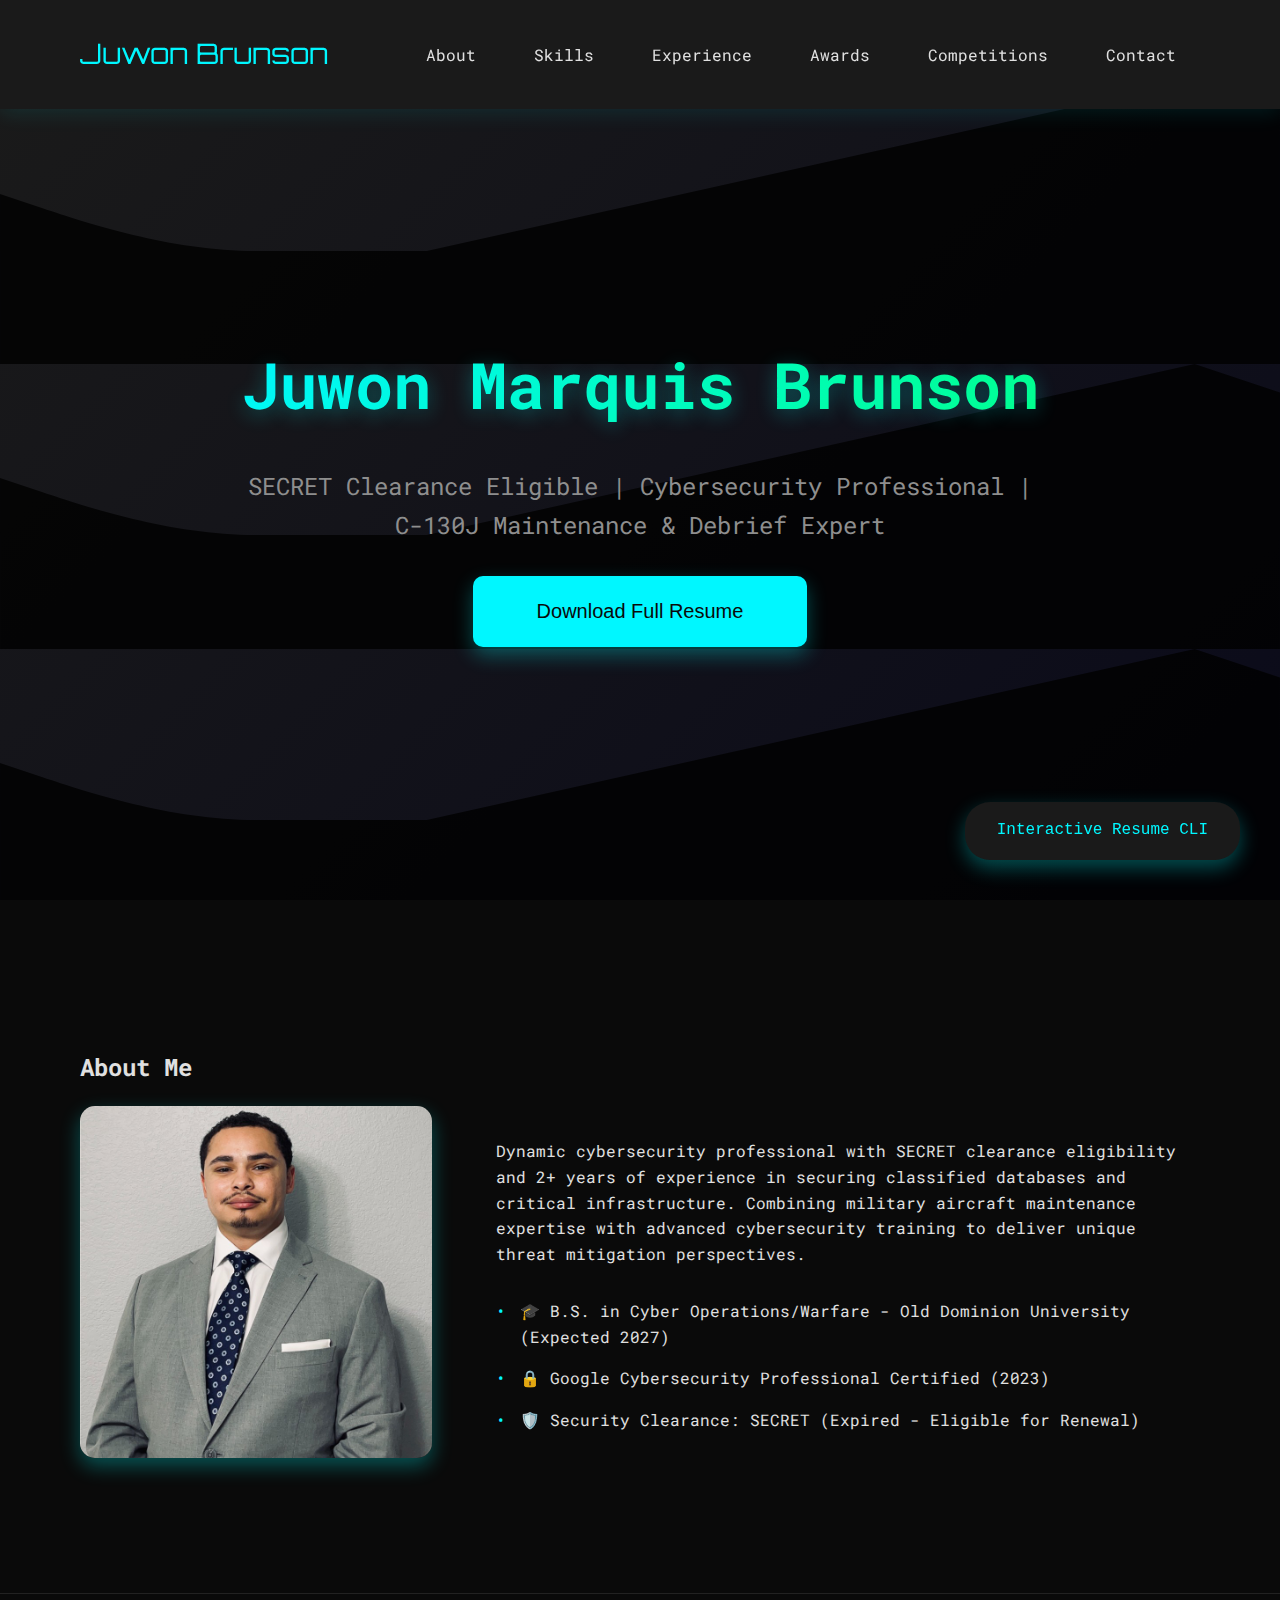
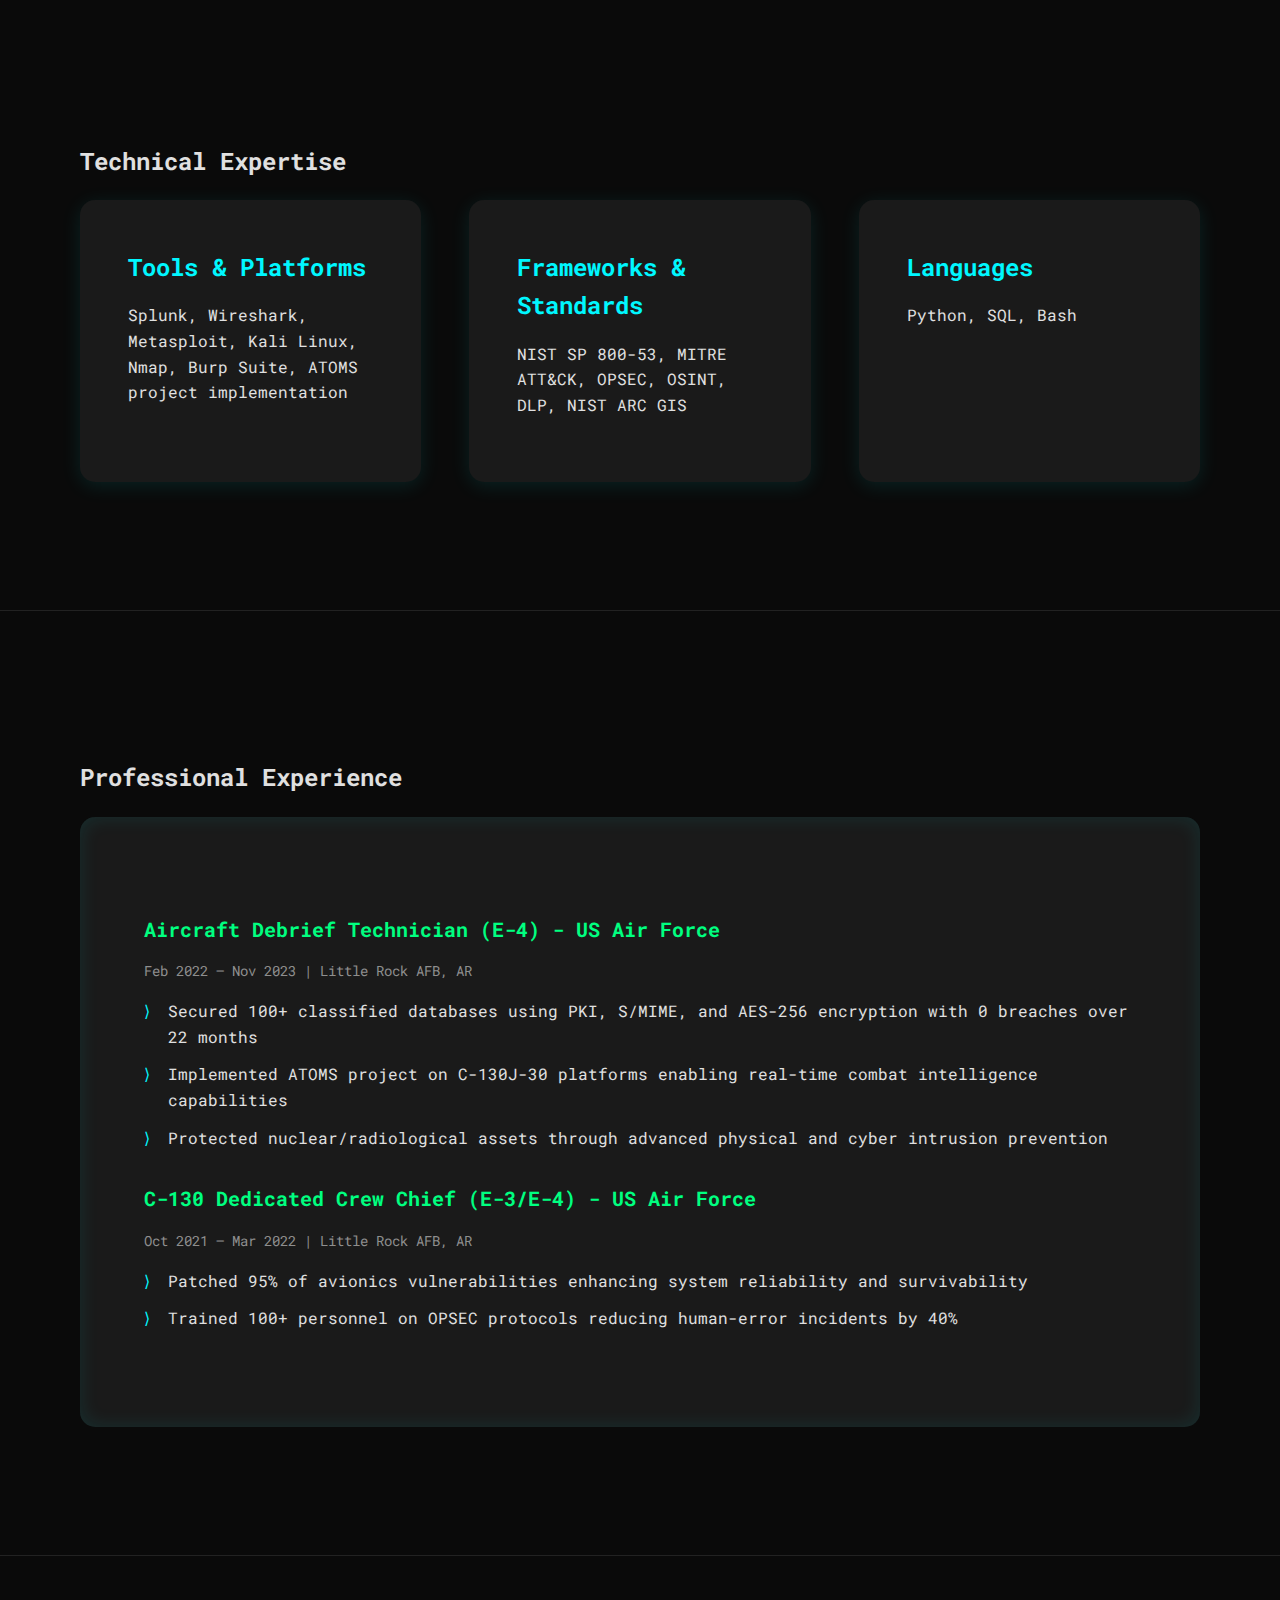
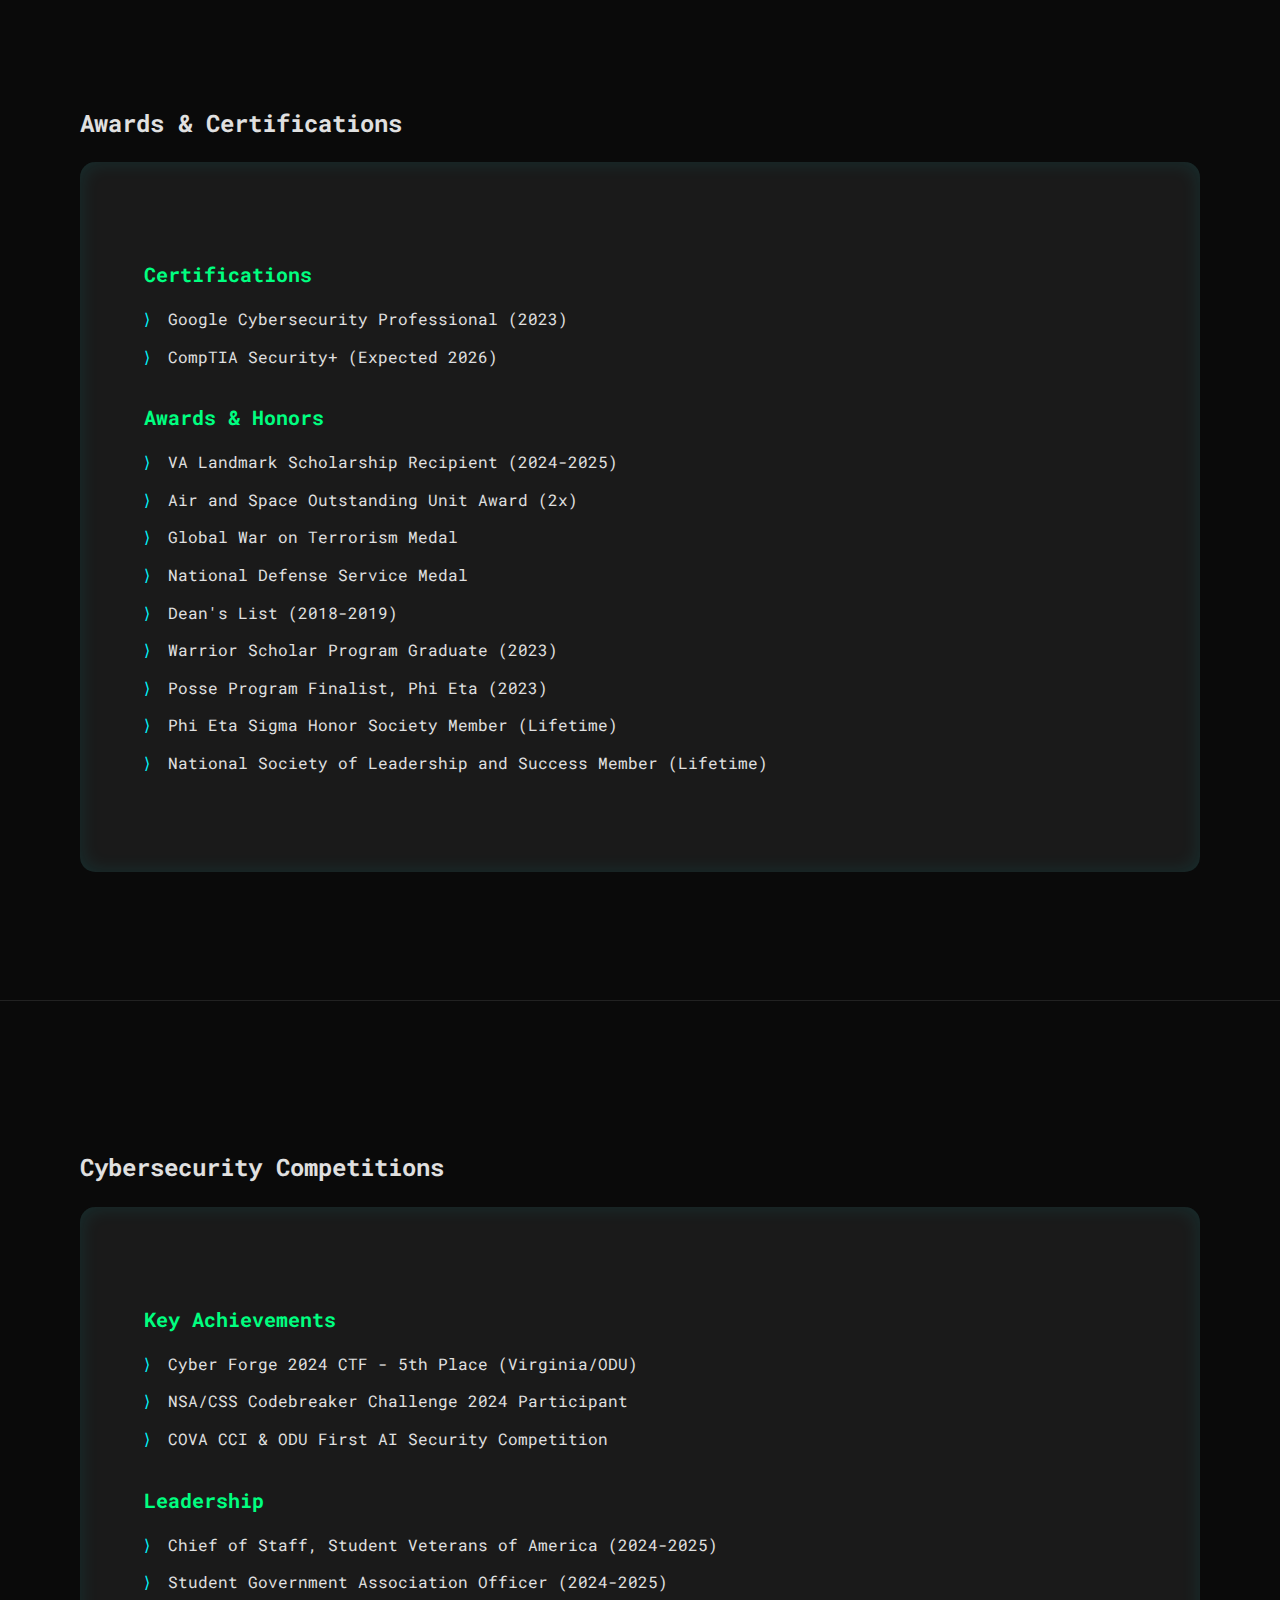
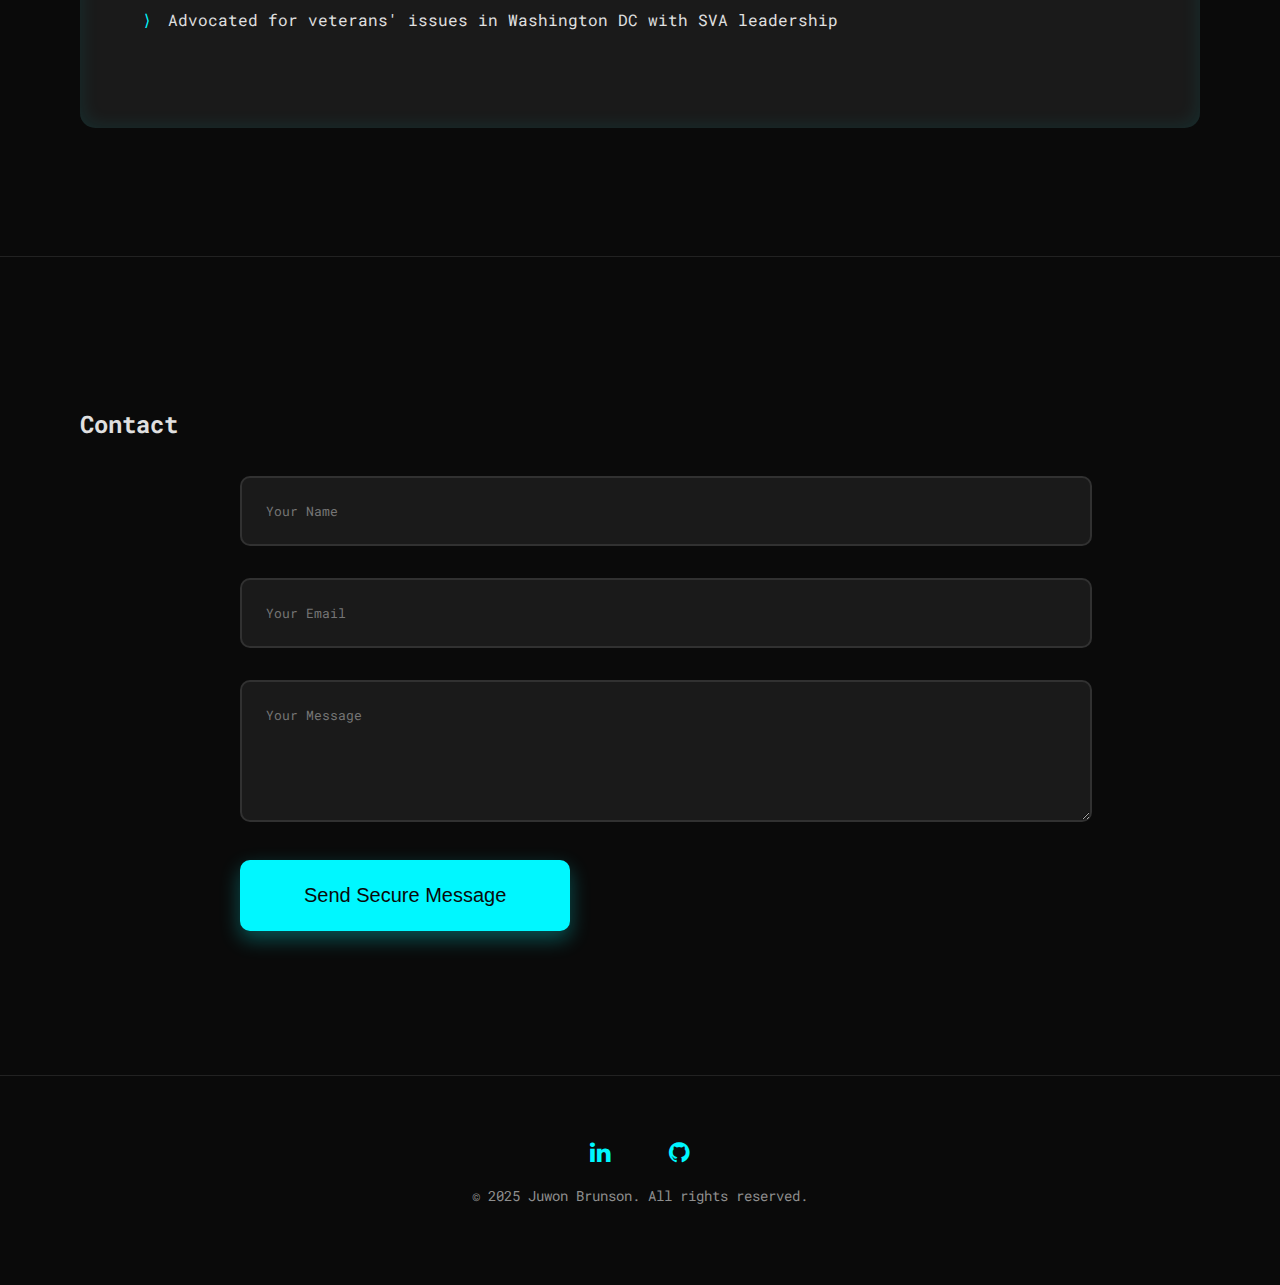
<file: index.html>
<!DOCTYPE html>
<html lang="en">
<head>
    <link rel="stylesheet" href="https://cdnjs.cloudflare.com/ajax/libs/font-awesome/4.7.0/css/font-awesome.min.css"
          integrity="sha256-eZrrJcwDc/3uDhsdt61sL2oOBY362qM3lon1gyExkL0=" crossorigin="anonymous" referrerpolicy="no-referrer" />
    <meta charset="UTF-8">
    <meta name="viewport" content="width=device-width, initial-scale=1.0">
    <title>Juwon Brunson - Cybersecurity Professional</title>
    <meta name="description" content="Juwon Brunson's cybersecurity portfolio website showcasing skills, experience in cybersecurity, C-130J maintenance, threat mitigation, relevant certifications, and participation in CTF competitions.">
    <meta name="keywords" content="cybersecurity, security professional, C-130J maintenance, aircraft debrief, threat mitigation, Splunk, Wireshark, Kali Linux, Python, SQL, Google Cybersecurity Professional, Security+, CTF, resume, Juwon Brunson">
    <meta name="author" content="Juwon Brunson">
    <meta property="og:title" content="Juwon Brunson - Cybersecurity Professional">
    <meta property="og:description" content="SECRET Clearance Eligible | Cybersecurity Professional | C-130J Maintenance & Debrief Expert">
    <meta property="og:type" content="website">
    <meta property="og:url" content="www.juwonbrunson.com">
    <meta property="og:image" content="URL_TO_YOUR_PROFILE_IMAGE">
    <meta name="twitter:card" content="summary_large_image">
    <meta name="twitter:title" content="Juwon Brunson - Cybersecurity Professional">
    <meta name="twitter:description" content="SECRET Clearance Eligible | Cybersecurity Professional | C-130J Maintenance & Debrief Expert">
    <meta name="profile:image" content="profile.jpg">
    <link rel="stylesheet" href="https://fonts.googleapis.com/css2?family=Orbitron:wght@500&family=Roboto+Mono:wght@300&display=swap" crossorigin="anonymous">
    <link rel="stylesheet" href="custom_style.css">
    <link rel="icon" href="favicon.ico" type="image/x-icon">
</head>
<body>
    <header>
        <nav class="navbar">
            <div class="logo">Juwon Brunson</div>
            <div class="nav-links">
                <a href="#about">About</a>
                <a href="#skills">Skills</a>
                <a href="#experience">Experience</a>
                <a href="#awards">Awards</a>
                <a href="#competitions">Competitions</a>
                <a href="#contact">Contact</a>
            </div>
        </nav>
    </header>
    <main>
        <section class="hero" id="home">
            <div class="hero-content">
                <h1>Juwon Marquis Brunson</h1>
                <p>SECRET Clearance Eligible | Cybersecurity Professional | C-130J Maintenance & Debrief Expert</p>
                <button class="cta-button" onclick="downloadResume()">Download Full Resume</button>
            </div>
        </section>
        <section class="section" id="about">
            <div class="container">
                <h2>About Me</h2>
                <div class="grid-container">
                    <div class="profile-image">
                        <img src="profile.jpg"
                             alt="Professional photo"
                             loading="lazy"
                             style="width: 100%; border-radius: 15px; box-shadow: 0 8px 20px rgba(0, 255, 255, 0.3);">

                    </div>
                    <div class="about-text">
                        <p>Dynamic cybersecurity professional with SECRET clearance eligibility and 2+ years of experience in securing classified databases and critical infrastructure. Combining military aircraft maintenance expertise with advanced cybersecurity training to deliver unique threat mitigation perspectives.</p>
                        <ul class="info-list">
                            <li>🎓 B.S. in Cyber Operations/Warfare - Old Dominion University (Expected 2027)</li>
                            <li>🔒 Google Cybersecurity Professional Certified (2023)</li>
                            <li>🛡️ Security Clearance: SECRET (Expired - Eligible for Renewal)</li>
                        </ul>
                    </div>
                </div>
            </div>
        </section>
        <section class="section" id="skills">
            <div class="container">
                <h2>Technical Expertise</h2>
                <div class="skills-grid">
                    <div class="skill-card">
                        <h3>Tools & Platforms</h3>
                        <p>Splunk, Wireshark, Metasploit, Kali Linux, Nmap, Burp Suite, ATOMS project implementation</p>
                    </div>
                    <div class="skill-card">
                        <h3>Frameworks & Standards</h3>
                        <p>NIST SP 800-53, MITRE ATT&CK, OPSEC, OSINT, DLP, NIST ARC GIS</p>
                    </div>
                    <div class="skill-card">
                        <h3>Languages</h3>
                        <p>Python, SQL, Bash</p>
                    </div>
                </div>
            </div>
        </section>
        <section class="section" id="experience">
            <div class="container">
                <h2>Professional Experience</h2>
                <div class="resume-section">
                    <article class="resume-item">
                        <h4>Aircraft Debrief Technician (E-4) - US Air Force</h4>
                        <p class="timeline">Feb 2022 – Nov 2023 | Little Rock AFB, AR</p>
                        <ul>
                            <li>Secured 100+ classified databases using PKI, S/MIME, and AES-256 encryption with 0 breaches over 22 months</li>
                            <li>Implemented ATOMS project on C-130J-30 platforms enabling real-time combat intelligence capabilities</li>
                            <li>Protected nuclear/radiological assets through advanced physical and cyber intrusion prevention</li>
                        </ul>
                    </article>
                    <article class="resume-item">
                        <h4>C-130 Dedicated Crew Chief (E-3/E-4) - US Air Force</h4>
                        <p class="timeline">Oct 2021 – Mar 2022 | Little Rock AFB, AR</p>
                        <ul>
                            <li>Patched 95% of avionics vulnerabilities enhancing system reliability and survivability</li>
                            <li>Trained 100+ personnel on OPSEC protocols reducing human-error incidents by 40%</li>
                        </ul>
                    </article>
                </div>
            </div>
        </section>
        <section class="section" id="awards">
            <div class="container">
                <h2>Awards & Certifications</h2>
                <div class="resume-section">
                    <article class="resume-item">
                        <h4>Certifications</h4>
                        <ul class="certification-list">
                            <li>Google Cybersecurity Professional (2023)</li>
                            <li>CompTIA Security+ (Expected 2026)</li>
                        </ul>
                    </article>
                    <article class="resume-item">
                        <h4>Awards & Honors</h4>
                        <ul class="awards-list">
                            <li>VA Landmark Scholarship Recipient (2024-2025)</li>
                            <li>Air and Space Outstanding Unit Award (2x)</li>
                            <li>Global War on Terrorism Medal</li>
                            <li>National Defense Service Medal</li>
                            <li>Dean's List (2018-2019)</li>
                            <li>Warrior Scholar Program Graduate (2023)</li>
                            <li>Posse Program Finalist, Phi Eta (2023)</li>
                            <li>Phi Eta Sigma Honor Society Member (Lifetime)</li>
                            <li>National Society of Leadership and Success Member (Lifetime)</li>
                        </ul>
                    </article>
                </div>
            </div>
        </section>
        <section class="section" id="competitions">
            <div class="container">
                <h2>Cybersecurity Competitions</h2>
                <div class="resume-section">
                    <article class="resume-item">
                        <h4>Key Achievements</h4>
                        <ul class="competition-achievements">
                            <li>Cyber Forge 2024 CTF - 5th Place (Virginia/ODU)</li>
                            <li>NSA/CSS Codebreaker Challenge 2024 Participant</li>
                            <li>COVA CCI & ODU First AI Security Competition</li>
                        </ul>
                    </article>
                    <article class="resume-item">
                        <h4>Leadership</h4>
                        <ul class="leadership-roles">
                            <li>Chief of Staff, Student Veterans of America (2024-2025)</li>
                            <li>Student Government Association Officer (2024-2025)</li>
                            <li>Advocated for veterans' issues in Washington DC with SVA leadership</li>
                        </ul>
                    </article>
                </div>
            </div>
        </section>
        <section class="section" id="contact">
            <div class="container">
                <h2>Contact</h2>
                <form class="contact-form" id="contactForm" action="https://formspree.io/f/xyyabwzw" method="POST">
                    <div class="form-group">
                        <input type="text" class="form-control" name="name" placeholder="Your Name" required>
                    </div>
                    <div class="form-group">
                        <input type="email" class="form-control" name="email" placeholder="Your Email" required>
                    </div>
                    <div class="form-group">
                        <textarea class="form-control" name="message" rows="5" placeholder="Your Message" required></textarea>
                    </div>
                    <button type="submit" class="cta-button">Send Secure Message</button>
                    <div id="form-message" class="form-message"></div>
                </form>
            </div>
        </section>
    </main>
    <footer class="footer">
        <div>
            <a href="https://linkedin.com/in/juwonbrunson" target="_blank" rel="noopener noreferrer">
                <i class="fa fa-linkedin" style="font-size:24px; color: var(--accent);"></i>
            </a>
            <a href="https://github.com/LinuxRonin" target="_blank" rel="noopener noreferrer">
                <i class="fa fa-github" style="font-size:24px; color: var(--accent); margin-left: 1rem;"></i>
            </a>
        </div>
        <p>© 2025 Juwon Brunson. All rights reserved.</p>
    </footer>

    <div id="terminal-toggle" onclick="toggleTerminal()">Interactive Resume CLI</div>
    <div id="terminal">
        <div id="terminal-header">
            <div class="traffic-lights">
                <div class="traffic-light"></div>
                <div class="traffic-light"></div>
                <div class="traffic-light"></div>
            </div>
            <div id="terminal-title">bash — Juwon Brunson</div>
            <button onclick="toggleTerminal()" class="terminal-close-button">×</button>
        </div>
        <div id="terminal-output"></div>
        <div id="terminal-input-area">
            <span class="terminal-prompt">➜</span>
            <input type="text" id="terminal-input" onkeydown="handleTerminalInput(event)" placeholder="Enter 'help' for available commands">
        </div>
    </div>

    <script src="script.js"></script>
</body>
</html>
</file>
<file: custom_style.css>
/* Mobile-first approach - base styles for small screens */
:root {
    --primary: #0a0a0a;
    --secondary: #1a1a1a;
    --accent: #00f7ff;
    --success: #00ff80;
    --warning: #ff9900;
    --danger: #ff4545;
    --text-primary: #e0e0e0;
    --text-secondary: #8e8e8e;
}

body {
    margin: 0;
    font-family: 'Roboto Mono', monospace;
    background: var(--primary);
    color: var(--text-primary);
    line-height: 1.6;
    -webkit-font-smoothing: antialiased;
    -moz-osx-font-smoothing: grayscale;
    scroll-behavior: smooth;
}

header {
    width: 100%;
    position: fixed;
    z-index: 1000;
}

.navbar {
    display: flex;
    justify-content: space-between;
    align-items: center;
    padding: 2rem 5rem;
    background: var(--secondary);
    box-shadow: 0 4px 20px rgba(0, 255, 255, 0.1);
}

.logo {
    font-family: 'Orbitron', sans-serif;
    font-size: 1.75rem;
    color: var(--accent);
}

.nav-links a {
    color: var(--text-primary);
    padding: 0 1.5rem;
    text-decoration: none;
    transition: color 0.3s ease, border-bottom 0.3s ease;
    position: relative;
}

.nav-links a:hover {
    color: var(--accent);
}

.nav-links a::after {
    content: '';
    position: absolute;
    width: 0;
    height: 2px;
    background: var(--accent);
    bottom: -5px;
    left: 50%;
    transition: all 0.3s ease;
}

.nav-links a:hover::after {
    width: 100%;
    left: 0;
}

main {
    padding-top: 80px; /* Adjust based on navbar height */
}

.hero {
    height: calc(100vh - 80px);
    background: linear-gradient(135deg, var(--secondary) 0%, #0a0a1a 100%),
                url('data:image/svg+xml;utf8,<svg xmlns="http://www.w3.org/2000/svg" viewBox="0 0 1440 320"><path fill="%231a1a1a" fill-opacity="1" d="M0,128L48,144C96,160,192,192,288,192H480L768,128L1056,64L1344,0L1440,32L1440,320L1344,320C1248,320,1152,320,1056,320C960,320,864,320,768,320C672,320,576,320,480,320C384,320,288,320,192,320C96,320,48,320,24,320L0,320Z"></path></svg>');
    background-blend-mode: overlay;
    display: flex;
    flex-direction: column;
    justify-content: center;
    align-items: center;
    text-align: center;
    position: relative;
}

.hero-content {
    max-width: 800px;
    padding: 0 2rem;
}

.hero h1 {
    font-size: 4rem;
    margin: 0;
    background: linear-gradient(135deg, var(--accent) 0%, var(--success) 100%);
    -webkit-background-clip: text;
    -webkit-text-fill-color: transparent;
    text-shadow: 0 4px 20px rgba(0, 255, 255, 0.3);
    animation: glow 2s infinite alternate;
}

.hero p {
    font-size: 1.5rem;
    margin: 2rem 0;
    color: var(--text-secondary);
}

.cta-button {
    padding: 1.5rem 4rem;
    background: var(--accent);
    color: var(--primary);
    border: none;
    border-radius: 10px;
    cursor: pointer;
    font-size: 1.25rem;
    transition: transform 0.3s ease, box-shadow 0.3s ease;
    box-shadow: 0 8px 20px rgba(0, 255, 255, 0.3);
    animation: pulse 2s infinite;
}

.cta-button:hover {
    transform: translateY(-3px);
    box-shadow: 0 12px 30px rgba(0, 255, 255, 0.5);
}

@keyframes pulse {
    0% { box-shadow: 0 0 0 0 rgba(0, 255, 255, 0.3); }
    70% { box-shadow: 0 0 0 15px rgba(0, 255, 255, 0); }
    100% { box-shadow: 0 0 0 0 rgba(0, 255, 255, 0); }
}

@keyframes glow {
    from { text-shadow: 0 4px 20px rgba(0, 255, 255, 0.3); }
    to { text-shadow: 0 4px 30px rgba(0, 255, 255, 0.6); }
}

.section {
    padding: 8rem 5rem;
    border-bottom: 1px solid rgba(255, 255, 255, 0.1);
}

.container {
    max-width: 1200px;
    margin: 0 auto;
}

.grid-container {
    display: grid;
    grid-template-columns: 1fr 2fr;
    gap: 4rem;
    align-items: center;
}

.info-list {
    list-style: none;
    padding: 0;
    margin-top: 2rem;
}

.info-list li {
    margin: 1rem 0;
    position: relative;
    padding-left: 1.5rem;
}

.info-list li::before {
    content: '•';
    color: var(--accent);
    position: absolute;
    left: 0;
}

.skills-grid {
    display: grid;
    grid-template-columns: repeat(auto-fit, minmax(300px, 1fr));
    gap: 3rem;
}

.skill-card {
    background: var(--secondary);
    padding: 3rem;
    border-radius: 15px;
    box-shadow: 0 4px 20px rgba(0, 255, 255, 0.1);
    transition: transform 0.3s ease, box-shadow 0.3s ease;
}

.skill-card:hover {
    transform: translateY(-5px);
    box-shadow: 0 8px 30px rgba(0, 255, 255, 0.3);
}

.skill-card h3 {
    margin-top: 0;
    color: var(--accent);
    font-size: 1.5rem;
    margin-bottom: 1rem;
}

.resume-section {
    background: var(--secondary);
    padding: 4rem;
    border-radius: 15px;
    box-shadow: inset 0 0 20px rgba(0, 255, 255, 0.1);
}

.resume-item {
    margin: 2rem 0;
}

.resume-item h4 {
    margin-top: 0;
    color: var(--success);
    font-size: 1.25rem;
    margin-bottom: 0.5rem;
}

.resume-item .timeline {
    color: var(--text-secondary);
    font-size: 0.9rem;
    margin-bottom: 1rem;
}

.resume-item ul {
    list-style: none;
    padding: 0;
}

.resume-item ul li {
    position: relative;
    padding-left: 1.5rem;
    margin-bottom: 0.75rem;
}

.resume-item ul li::before {
    content: '⟩';
    color: var(--accent);
    position: absolute;
    left: 0;
}

.certification-list li {
    margin-bottom: 0.5rem;
}

.awards-list li {
    margin-bottom: 0.5rem;
}

.competition-achievements li {
    margin-bottom: 0.5rem;
}

.leadership-roles li {
    margin-bottom: 0.5rem;
}

.contact-form {
    max-width: 800px;
    margin: 0 auto;
}

.form-group {
    margin: 2rem 0;
}

.form-control {
    width: 100%;
    padding: 1.5rem;
    background: var(--secondary);
    border: 2px solid rgba(255, 255, 255, 0.1);
    border-radius: 10px;
    color: var(--text-primary);
    font-family: inherit;
    transition: border-color 0.3s ease, box-shadow 0.3s ease;
}

.form-control:focus {
    border-color: var(--accent);
    outline: none;
    box-shadow: 0 0 0 2px var(--accent);
}

.form-message {
    margin-top: 1rem;
    color: var(--success);
    text-align: center;
}

.footer {
    padding: 4rem;
    text-align: center;
    background: var(--primary);
}

.footer a {
    color: var(--accent);
    margin: 0 1rem;
    text-decoration: none;
    transition: color 0.3s ease, transform 0.3s ease;
    display: inline-block;
}

.footer a:hover {
    color: var(--success);
    transform: scale(1.1);
}

.footer p {
    margin-top: 1rem;
    color: var(--text-secondary);
    font-size: 0.9rem;
}

/* macOS Terminal Styles */
#terminal {
    position: fixed;
    bottom: 40px;
    right: 40px;
    width: 700px;
    max-height: 600px;
    background: var(--secondary);
    border-radius: 15px;
    box-shadow: 0 10px 30px rgba(0, 255, 255, 0.3);
    display: none;
    flex-direction: column;
    font-family: 'SF Mono', 'Menlo', monospace;
    z-index: 2000;
    overflow: hidden;
}

#terminal-output {
    flex-grow: 1;
    padding: 2rem;
    overflow-y: auto;
    color: var(--text-primary);
    line-height: 1.75;
    white-space: normal;
    word-break: break-word;
}

.traffic-lights {
    display: flex;
    gap: 12px;
    margin-right: auto;
    padding-left: 0.25rem;
    align-items: center;
    height: 100%;
    flex-shrink: 0;
}


.traffic-light {
    width: 14px;
    height: 14px;
    border-radius: 50%;
    background: #fc625d;
    box-shadow:
        inset 0 1px 0 rgba(255,255,255,0.3),
        0 0 0 1px #7e0000;
    transition: transform 0.3s ease;
}

.traffic-light:nth-child(2) {
    background: #fdbc40;
    box-shadow:
        inset 0 1px 0 rgba(255,255,255,0.3),
        0 0 0 1px #8a4000;
}

.traffic-light:nth-child(3) {
    background: #34c749;
    box-shadow:
        inset 0 1px 0 rgba(255,255,255,0.3),
        0 0 0 1px #00640d;
}

.traffic-light:hover {
    transform: scale(1.1);
}

#terminal-title {
    color: var(--text-primary);
    font-size: 1rem;
    flex-grow: 1;
    text-align: center;
}

.terminal-close-button {
    background: none;
    border: none;
    color: var(--text-primary);
    cursor: pointer;
    font-size: 1rem;
    opacity: 0.8;
    transition: opacity 0.3s ease;
}

.terminal-close-button:hover {
    opacity: 1;
}

#terminal-output div[style*="grid-template-columns"] {
    margin-bottom: 0.5rem;
    padding: 0.5rem;
    border-radius: 5px;
    background-color: var(--secondary);
    border-left: 3px solid var(--accent);
}

#terminal-output div[style*="grid-template-columns"] span:nth-child(1) {
    font-family: 'Orbitron', sans-serif;
    color: var(--success);
}

#terminal-input-area {
    background: var(--secondary);
    border-top: 1px solid rgba(255, 255, 255, 0.1);
    padding: 1.5rem 2rem;
    display: flex;
    align-items: center;
}

.terminal-prompt {
    color: var(--success);
    margin-right: 0.5rem;
}

#terminal-input {
    background: none;
    border: none;
    color: var(--accent);
    outline: none;
    font-family: inherit;
    font-size: 1rem;
    flex-grow: 1;
}

#terminal-input::placeholder {
    color: rgba(255, 255, 255, 0.5);
}

#terminal-toggle {
    position: fixed;
    bottom: 40px;
    right: 40px;
    background: var(--secondary);
    color: var(--accent);
    padding: 1rem 2rem;
    border-radius: 25px;
    cursor: pointer;
    z-index: 2001;
    font-family: 'SF Mono', monospace;
    box-shadow: 0 8px 20px rgba(0, 255, 255, 0.3);
    transition: transform 0.3s ease, box-shadow 0.3s ease;
}

#terminal-toggle:hover {
    transform: translateY(-3px);
    box-shadow: 0 12px 25px rgba(0, 255, 255, 0.5);
}

/* Scrollbar styles for WebKit browsers */
::-webkit-scrollbar {
    width: 8px;
    background-color: var(--primary);
}

::-webkit-scrollbar-thumb {
    background-color: var(--secondary);
    border-radius: 4px;
}

::-webkit-scrollbar-thumb:hover {
    background-color: #333;
}

@media (max-width: 1200px) {
    .navbar {
        padding: 1.5rem 3rem;
    }

    main {
        padding-top: 60px;
    }

    .hero {
        height: calc(100vh - 60px);
    }

    .hero h1 {
        font-size: 3rem;
    }

    .hero p {
        font-size: 1.25rem;
    }

    .section {
        padding: 6rem 3rem;
    }

    .grid-container {
        grid-template-columns: 1fr;
    }

    .profile-image {
        text-align: center;
    }

    #terminal {
        width: 90%;
        max-width: 500px;
    }
}

@media (max-width: 768px) {
    .navbar {
        padding: 1rem;
        flex-direction: column;
        align-items: flex-start;
    }

    .nav-links {
        display: none;
        flex-direction: column;
        width: 100%;
        margin-top: 1rem;
    }

    .nav-links a {
        padding: 1rem;
        text-align: center;
    }

    .hero {
        height: 80vh;
    }

    .hero-content {
        padding: 0 1rem;
    }

    .hero h1 {
        font-size: 2.5rem;
    }

    .hero p {
        font-size: 1rem;
    }

    .section {
        padding: 4rem 1rem;
    }

    #terminal {
        width: 95%;
        max-height: 80%;
        bottom: 20px;
        right: 10px;
    }

    #terminal-toggle {
        bottom: 20px;
        right: 10px;
    }

    .nav-links.show {
        display: flex;
    }
}
</file>
